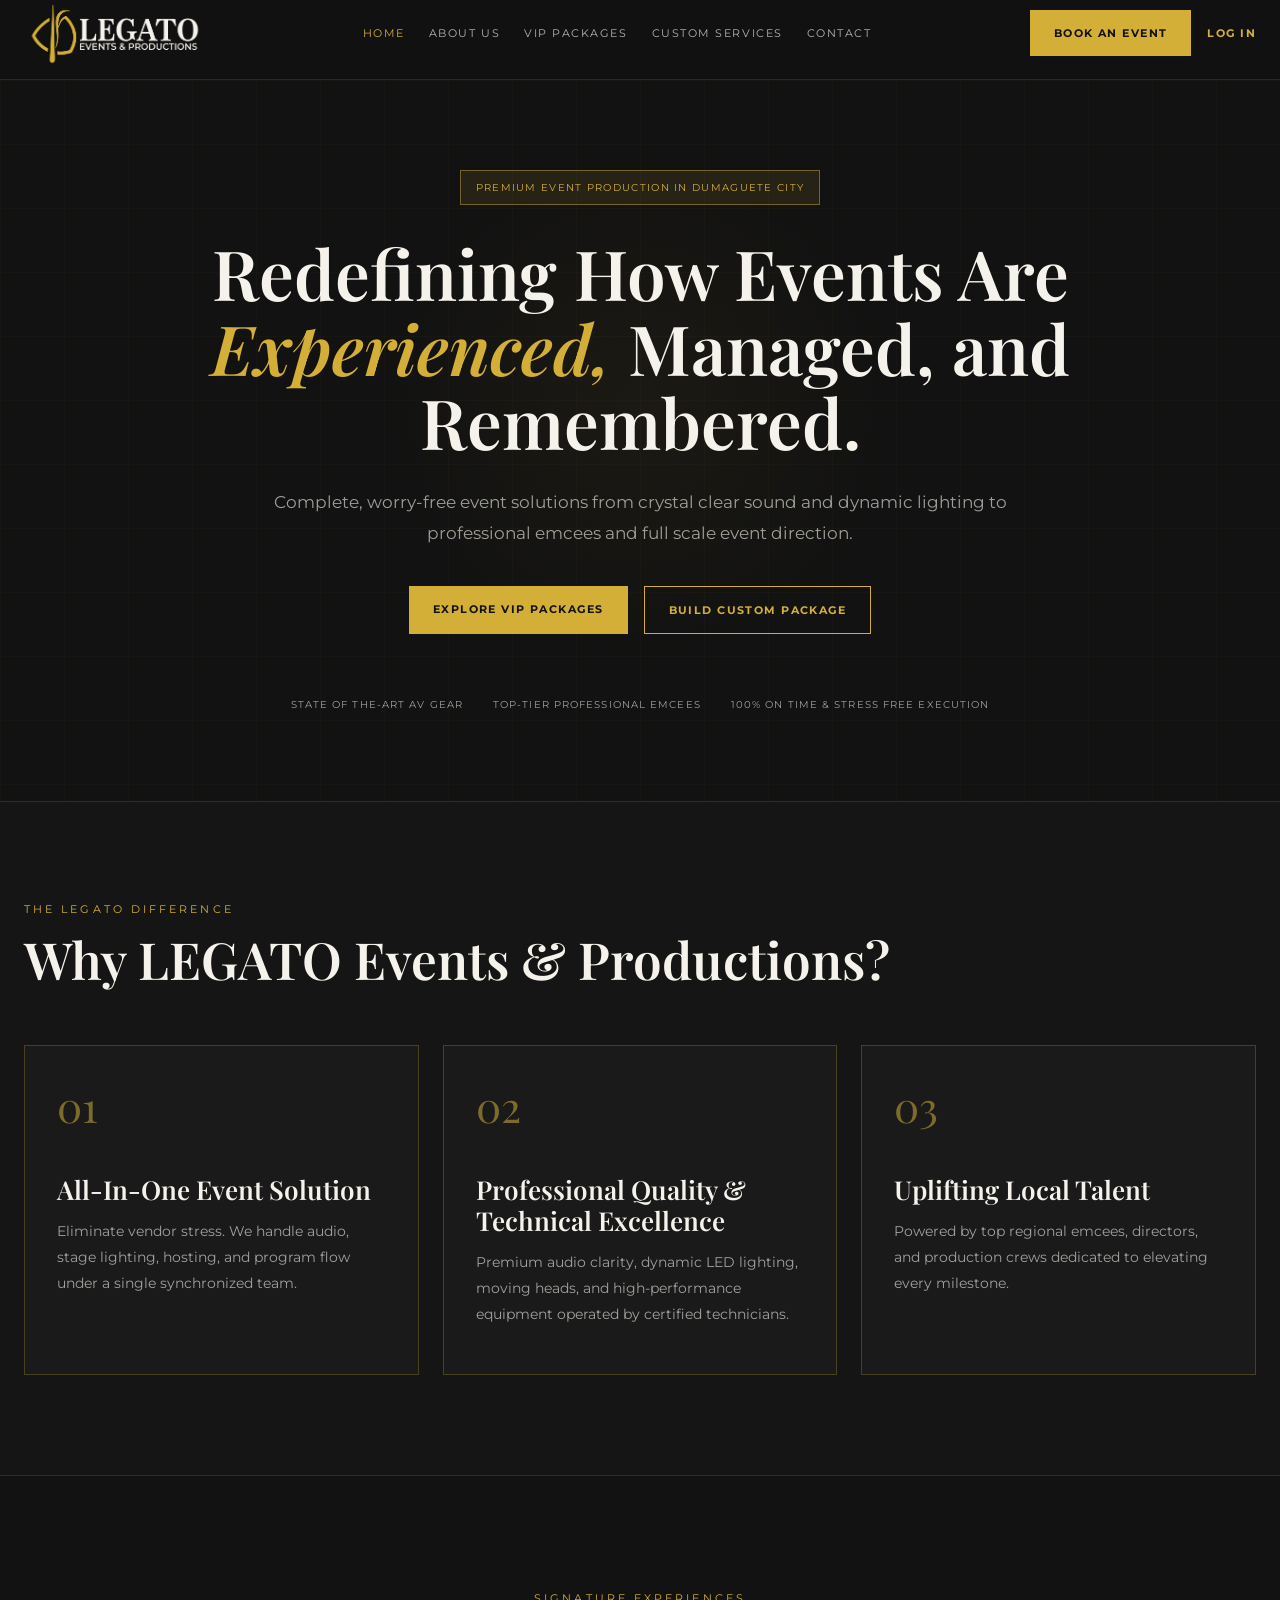
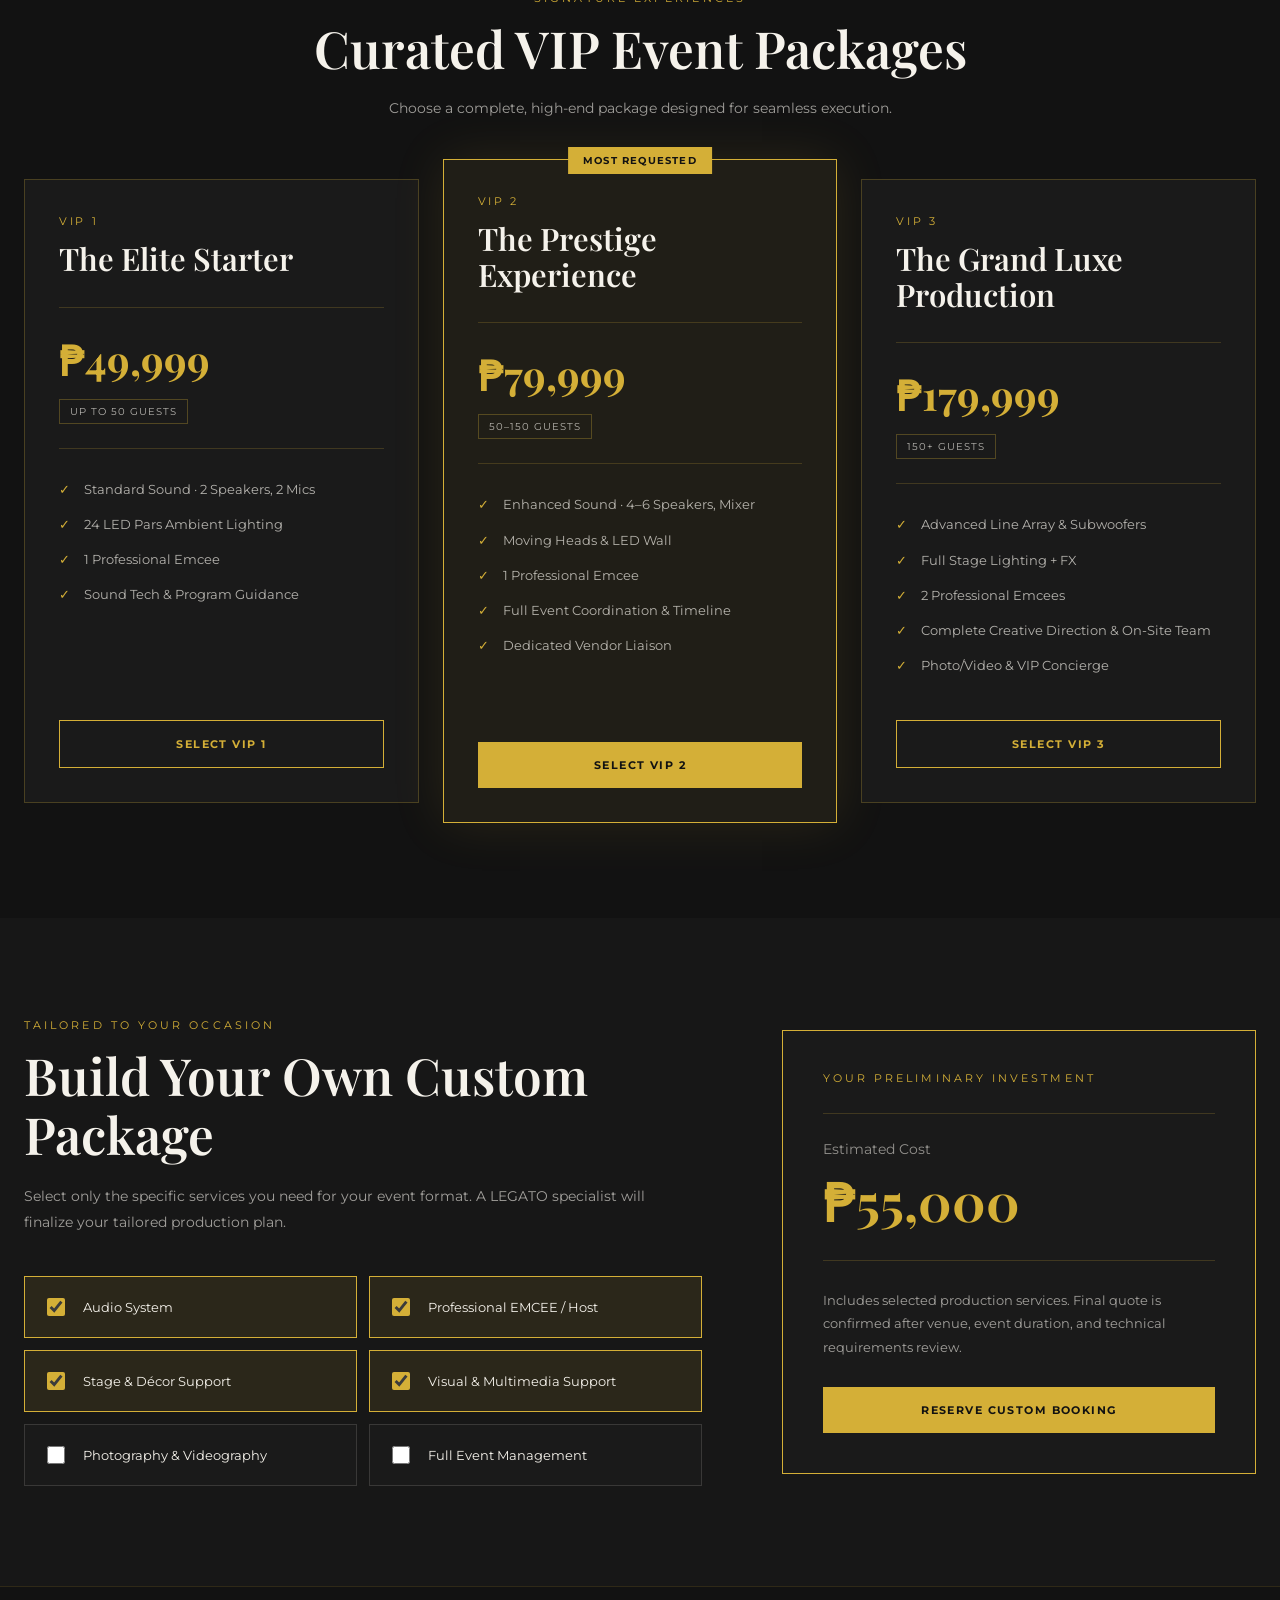
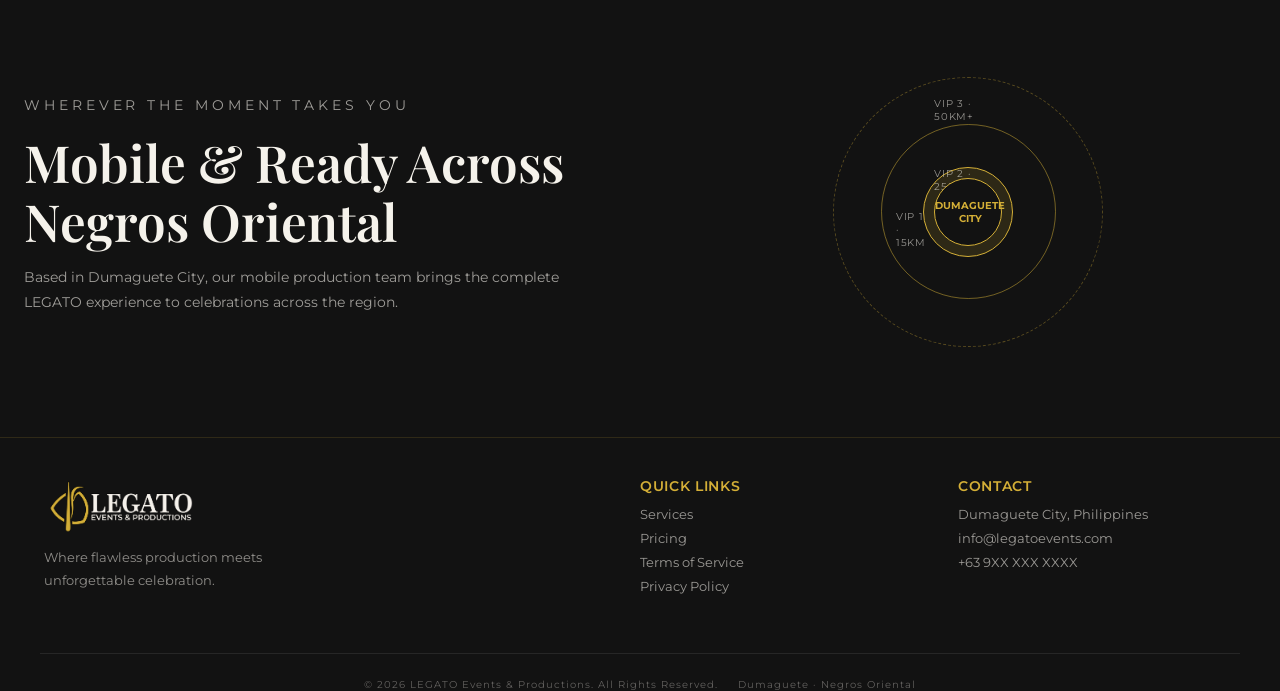
<file: index.html>
<!DOCTYPE html>
<html lang="en">
<head>
  <meta charset="UTF-8" />
  <meta name="viewport" content="width=device-width, initial-scale=1.0" />
  <title>LEGATO Events & Productions</title>

  <link rel="preconnect" href="https://fonts.googleapis.com" />
  <link rel="preconnect" href="https://fonts.gstatic.com" crossorigin />
  <link
    href="https://fonts.googleapis.com/css2?family=Montserrat:wght@400;500;600;700&family=Playfair+Display:ital,wght@0,500;0,600;0,700;1,600&display=swap"
    rel="stylesheet"
  />

  <link rel="stylesheet" href="style.css" />
</head>

<body>
  <header class="navbar">
    <div class="container nav-content">
      <a href="#" class="brand">
  <img
  class="custom-logo"
  src="Assest/legato1.png"
  alt="LEGATO Events & Productions"
/>
</a>

      <nav class="nav-links" id="navLinks">
        <a class="active" href="index.html">Home</a>
        <a href="about.html">About Us</a>
        <a href="packages.html">VIP Packages</a>
        <a href="custom.html">Custom Services</a>
        <a href="contact.html">Contact</a>
      </nav>

      <div class="nav-actions">
        <a href="custom.html" class="btn btn-gold nav-book">Book An Event</a>
        <a href="login.html" class="nav-login">Log In</a>
        <button class="menu-button" id="menuButton" aria-label="Open menu">
          ☰
        </button>
      </div>
    </div>
  </header>

  <main>
    <section class="hero" id="home">
      <div class="hero-pattern"></div>

      <div class="container hero-content">
        <span class="eyebrow-badge">Premium Event Production in Dumaguete City</span>

        <h1>
          Redefining How Events Are
          <em>Experienced,</em>
          Managed, and Remembered.
        </h1>

        <p class="hero-description">
          Complete, worry-free event solutions from crystal clear sound and
          dynamic lighting to professional emcees and full scale event direction.
        </p>

        <div class="hero-actions">
          <a class="btn btn-gold" href="#packages">Explore VIP Packages</a>
          <a class="btn btn-outline" href="#custom">Build Custom Package</a>
        </div>

        <div class="feature-tags">
          <span>State of the-Art AV Gear</span>
          <span>Top-Tier Professional Emcees</span>
          <span>100% On Time & Stress Free Execution</span>
        </div>
      </div>
    </section>

    <section class="why-section" id="about">
      <div class="container">
        <p class="section-label">THE LEGATO DIFFERENCE</p>
        <h2>Why LEGATO Events & Productions?</h2>

        <div class="why-grid">
          <article class="why-card">
            <span class="card-number">01</span>
            <h3>All-In-One Event Solution</h3>
            <p>
              Eliminate vendor stress. We handle audio, stage lighting, hosting,
              and program flow under a single synchronized team.
            </p>
          </article>

          <article class="why-card">
            <span class="card-number">02</span>
            <h3>Professional Quality & Technical Excellence</h3>
            <p>
              Premium audio clarity, dynamic LED lighting, moving heads, and
              high-performance equipment operated by certified technicians.
            </p>
          </article>

          <article class="why-card">
            <span class="card-number">03</span>
            <h3>Uplifting Local Talent</h3>
            <p>
              Powered by top regional emcees, directors, and production crews
              dedicated to elevating every milestone.
            </p>
          </article>
        </div>
      </div>
    </section>

    <section class="packages-section" id="packages">
      <div class="container">
        <div class="section-heading center">
          <p class="section-label">SIGNATURE EXPERIENCES</p>
          <h2>Curated VIP Event Packages</h2>
          <p>
            Choose a complete, high-end package designed for seamless execution.
          </p>
        </div>

        <div class="package-grid">
          <article class="package-card">
            <p class="package-name">VIP 1</p>
            <h3>The Elite Starter</h3>

            <div class="package-price">
              <strong>₱49,999</strong>
              <span>Up to 50 Guests</span>
            </div>

            <ul>
              <li>Standard Sound · 2 Speakers, 2 Mics</li>
              <li>24 LED Pars Ambient Lighting</li>
              <li>1 Professional Emcee</li>
              <li>Sound Tech & Program Guidance</li>
            </ul>

            <a href="#custom" class="btn btn-outline package-button">Select VIP 1</a>
          </article>

          <article class="package-card featured-package">
            <span class="featured-label">MOST REQUESTED</span>
            <p class="package-name">VIP 2</p>
            <h3>The Prestige Experience</h3>

            <div class="package-price">
              <strong>₱79,999</strong>
              <span>50–150 Guests</span>
            </div>

            <ul>
              <li>Enhanced Sound · 4–6 Speakers, Mixer</li>
              <li>Moving Heads & LED Wall</li>
              <li>1 Professional Emcee</li>
              <li>Full Event Coordination & Timeline</li>
              <li>Dedicated Vendor Liaison</li>
            </ul>

            <a href="#custom" class="btn btn-gold package-button">Select VIP 2</a>
          </article>

          <article class="package-card">
            <p class="package-name">VIP 3</p>
            <h3>The Grand Luxe Production</h3>

            <div class="package-price">
              <strong>₱179,999</strong>
              <span>150+ Guests</span>
            </div>

            <ul>
              <li>Advanced Line Array & Subwoofers</li>
              <li>Full Stage Lighting + FX</li>
              <li>2 Professional Emcees</li>
              <li>Complete Creative Direction & On-Site Team</li>
              <li>Photo/Video & VIP Concierge</li>
            </ul>

            <a href="#custom" class="btn btn-outline package-button">Select VIP 3</a>
          </article>
        </div>
      </div>
    </section>

    <section class="custom-section" id="custom">
      <div class="container custom-grid">
        <div>
          <p class="section-label">TAILORED TO YOUR OCCASION</p>
          <h2>Build Your Own Custom Package</h2>
          <p class="custom-description">
            Select only the specific services you need for your event format.
            A LEGATO specialist will finalize your tailored production plan.
          </p>

          <div class="service-list">
            <label class="service-item">
              <input type="checkbox" data-price="18000" checked />
              <span>Audio System</span>
              <b>₱18,000</b>
            </label>

            <label class="service-item">
              <input type="checkbox" data-price="12000" checked />
              <span>Professional EMCEE / Host</span>
              <b>₱12,000</b>
            </label>

            <label class="service-item">
              <input type="checkbox" data-price="10000" checked />
              <span>Stage & Décor Support</span>
              <b>₱10,000</b>
            </label>

            <label class="service-item">
              <input type="checkbox" data-price="15000" checked />
              <span>Visual & Multimedia Support</span>
              <b>₱15,000</b>
            </label>

            <label class="service-item">
              <input type="checkbox" data-price="18000" />
              <span>Photography & Videography</span>
              <b>₱18,000</b>
            </label>

            <label class="service-item">
              <input type="checkbox" data-price="25000" />
              <span>Full Event Management</span>
              <b>₱25,000</b>
            </label>
          </div>
        </div>

        <aside class="estimate-card">
          <p class="section-label">YOUR PRELIMINARY INVESTMENT</p>
          <div class="estimate-total">
            <span>Estimated Cost</span>
            <strong id="estimatedCost">₱55,000</strong>
          </div>

          <p>
            Includes selected production services. Final quote is confirmed after
            venue, event duration, and technical requirements review.
          </p>

          <a href="#contact" class="btn btn-gold full-width">
            Reserve Custom Booking
          </a>
        </aside>
      </div>
    </section>

    <section class="coverage-section">
      <div class="container coverage-grid">
        <div>
          <p class="section-label">WHEREVER THE MOMENT TAKES YOU</p>
          <h2>Mobile & Ready Across Negros Oriental</h2>
          <p>
            Based in Dumaguete City, our mobile production team brings the
            complete LEGATO experience to celebrations across the region.
          </p>
        </div>

        <div class="coverage-map">
          <div class="ring ring-3"></div>
          <div class="ring ring-2"></div>
          <div class="ring ring-1"></div>
          <div class="map-center">Dumaguete<br />City</div>

          <span class="ring-label vip3">VIP 3 · 50km+</span>
          <span class="ring-label vip2">VIP 2 · 25km</span>
          <span class="ring-label vip1">VIP 1 · 15km</span>
        </div>
      </div>
    </section>
  </main>

  <footer id="contact">
    <div class="container footer-grid">
      <div>
        <a href="#" class="brand">
          <img
            class="footer-custom-logo"
            src="Assest/legato1.png"
            alt="LEGATO Events & Productions"
          />
        </a>
        <p class="footer-tagline">
          Where flawless production meets unforgettable celebration.
        </p>
      </div>

      <div>
        <p class="footer-title">Quick Links</p>
        <div class="footer-links">
          <a href="custom.html">Services</a>
          <a href="packages.html">Pricing</a>
          <a href="#">Terms of Service</a>
          <a href="#">Privacy Policy</a>
        </div>
      </div>

      <div>
        <p class="footer-title">Contact</p>
        <div class="footer-links">
          <span>Dumaguete City, Philippines</span>
          <a href="mailto:info@legatoevents.com">info@legatoevents.com</a>
          <a href="tel:+639000000000">+63 9XX XXX XXXX</a>
        </div>
      </div>
    </div>

    <div class="footer-bottom">
      <div class="container">
        <span>© 2026 LEGATO Events & Productions. All Rights Reserved.</span>
        <span>Dumaguete · Negros Oriental</span>
      </div>
    </div>
  </footer>

  <script src="script.js"></script>
</body>
</html>
</file>
<file: style.css>
:root {
  --black: #121212;
  --charcoal: #1a1a1a;
  --gold: #d4af37;
  --ivory: #f5f2eb;
  --muted: rgba(245, 242, 235, 0.62);
  --border: rgba(212, 175, 55, 0.25);
}

* {
  box-sizing: border-box;
}

html {
  scroll-behavior: smooth;
}

body {
  margin: 0;
  background: var(--black);
  color: var(--ivory);
  font-family: "Montserrat", sans-serif;
}

a {
  color: inherit;
  text-decoration: none;
}

.container {
  width: min(1280px, calc(100% - 48px));
  margin: 0 auto;
}

/* Navigation */
.navbar {
  position: sticky;
  top: 0;
  z-index: 100;
  min-height: 80px;
  background: rgba(18, 18, 18, 0.95);
  border-bottom: 1px solid rgba(212, 175, 55, 0.15);
  -webkit-backdrop-filter: blur(12px);
  backdrop-filter: blur(12px);
}

.nav-content {
  height: 100%;
  display: flex;
  align-items: center;
  justify-content: space-between;
}

.brand {
  display: flex;
  align-items: center;
  gap: 12px;
}

.brand-mark {
  width: 40px;
  height: 40px;
  display: grid;
  place-items: center;
  border: 1px solid var(--gold);
  color: var(--gold);
  font-family: "Playfair Display", serif;
  font-size: 22px;
}

.brand strong {
  display: block;
  color: var(--gold);
  font-family: "Playfair Display", serif;
  font-size: 20px;
  letter-spacing: 0.16em;
}

@media (max-width: 800px) {
  .dashboard-grid,
  .summary-grid,
  .steps-grid,
  .receipt-columns {
    grid-template-columns: 1fr;
  }

  .booking-meta {
    align-items: flex-start;
    flex-direction: column;
  }
}
.brand small {
  display: block;
  margin-top: 2px;
  color: rgba(245, 242, 235, 0.55);
  font-size: 8px;
  letter-spacing: 0.25em;
}

.nav-links {
  display: flex;
  align-items: center;
  gap: 24px;
}

.nav-links a {
  color: rgba(245, 242, 235, 0.72);
  font-size: 11px;
  letter-spacing: 0.14em;
  text-transform: uppercase;
  transition: color 0.2s ease;
}

.nav-links a:hover,
.nav-links a.active {
  color: var(--gold);
}

.nav-actions {
  display: flex;
  align-items: center;
  gap: 16px;
  flex-shrink: 0;
}

.profile-menu {
  position: relative;
}

.profile-menu summary {
  list-style: none;
}

.profile-menu summary::-webkit-details-marker {
  display: none;
}

.profile-menu-trigger {
  display: inline-flex;
  align-items: center;
  gap: 8px;
  padding: 8px 10px;
  border: 1px solid rgba(212, 175, 55, 0.25);
  border-radius: 4px;
  color: var(--ivory);
  cursor: pointer;
  font-size: 11px;
  white-space: nowrap;
}

.user-avatar {
  display: inline-grid;
  width: 26px;
  height: 26px;
  place-items: center;
  border-radius: 50%;
  background: var(--gold);
  color: var(--black);
  font-size: 14px;
}

.profile-menu-dropdown {
  position: absolute;
  top: calc(100% + 10px);
  right: 0;
  z-index: 110;
  display: grid;
  min-width: 190px;
  padding: 8px;
  border: 1px solid var(--border);
  border-radius: 4px;
  background: var(--charcoal);
  box-shadow: 0 12px 30px rgba(0, 0, 0, 0.35);
}

.profile-menu-dropdown a {
  padding: 10px 12px;
  color: var(--ivory);
  font-size: 11px;
}

.profile-menu-dropdown a:hover {
  background: rgba(212, 175, 55, 0.12);
  color: var(--gold);
}

.profile-menu-dropdown .profile-menu-logout {
  color: #fca5a5;
}

.nav-login {
  color: var(--gold);
  font-size: 11px;
  font-weight: 700;
  letter-spacing: 0.13em;
  text-transform: uppercase;
}

.menu-button {
  display: none;
  border: 0;
  background: transparent;
  color: var(--gold);
  font-size: 26px;
  cursor: pointer;
}

/* Common */
h1,
h2,
h3 {
  font-family: "Playfair Display", serif;
  font-weight: 600;
}

h2 {
  margin: 0;
  font-size: clamp(38px, 4vw, 56px);
  line-height: 1.15;
}

.section-label {
  margin: 0 0 14px;
  color: var(--gold);
  font-size: 11px;
  letter-spacing: 0.28em;
  text-transform: uppercase;
}

.btn {
  display: inline-block;
  padding: 16px 24px;
  font-size: 11px;
  font-weight: 700;
  letter-spacing: 0.13em;
  text-align: center;
  text-transform: uppercase;
  transition: all 0.25s ease;
}

.btn-gold {
  background: var(--gold);
  color: var(--black);
}

.btn-gold:hover {
  background: #f0cd55;
}

.btn-outline {
  border: 1px solid var(--gold);
  color: var(--gold);
}

.btn-outline:hover {
  background: var(--gold);
  color: var(--black);
}

/* Hero */
.hero {
  position: relative;
  min-height: 700px;
  display: grid;
  place-items: center;
  overflow: hidden;
  text-align: center;
}

.hero-pattern {
  position: absolute;
  inset: 0;
  opacity: 0.35;
  background-image:
    radial-gradient(circle at 50% 45%, rgba(212, 175, 55, 0.14), transparent 35%),
    linear-gradient(rgba(212, 175, 55, 0.08) 1px, transparent 1px),
    linear-gradient(90deg, rgba(212, 175, 55, 0.08) 1px, transparent 1px);
  background-size: auto, 64px 64px, 64px 64px;
}

.hero-content {
  position: relative;
  z-index: 1;
  max-width: 1040px;
  padding: 90px 0;
}

.eyebrow-badge {
  display: inline-block;
  margin-bottom: 30px;
  padding: 10px 15px;
  border: 1px solid rgba(212, 175, 55, 0.45);
  background: rgba(212, 175, 55, 0.1);
  color: var(--gold);
  font-size: 10px;
  letter-spacing: 0.13em;
  text-transform: uppercase;
}

.hero h1 {
  margin: 0;
  font-size: clamp(46px, 5.4vw, 78px);
  line-height: 1.08;
}

.hero h1 em {
  color: var(--gold);
}

.hero-description {
  max-width: 760px;
  margin: 28px auto 0;
  color: var(--muted);
  font-size: 17px;
  line-height: 1.8;
}

.hero-actions {
  display: flex;
  justify-content: center;
  gap: 16px;
  margin-top: 38px;
}

.welcome-panel {
  display: inline-flex;
  align-items: center;
  margin-bottom: 24px;
  margin-right: auto;
  padding: 12px 16px;
  border: 1px solid rgba(212, 175, 55, 0.5);
  background: rgba(17, 17, 17, 0.7);
  color: var(--ivory);
  font-size: 12px;
}

.feature-tags {
  display: flex;
  justify-content: center;
  flex-wrap: wrap;
  gap: 18px 30px;
  margin-top: 64px;
  color: rgba(245, 242, 235, 0.63);
  font-size: 10px;
  letter-spacing: 0.11em;
  text-transform: uppercase;
}

/* Why section */
.why-section {
  padding: 100px 0;
  background: #151515;
  border-top: 1px solid rgba(212, 175, 55, 0.15);
  border-bottom: 1px solid rgba(212, 175, 55, 0.15);
}

.why-grid {
  display: grid;
  grid-template-columns: repeat(3, 1fr);
  gap: 24px;
  margin-top: 56px;
}

.why-card {
  min-height: 300px;
  padding: 32px;
  background: var(--charcoal);
  border: 1px solid var(--border);
  transition: transform 0.25s ease, border-color 0.25s ease;
}

.why-card:hover {
  transform: translateY(-7px);
  border-color: var(--gold);
}

.card-number {
  color: rgba(212, 175, 55, 0.55);
  font-family: "Playfair Display", serif;
  font-size: 42px;
}

.why-card h3 {
  margin: 40px 0 14px;
  font-size: 26px;
  line-height: 1.2;
}

.why-card p,
.custom-description,
.coverage-grid p {
  color: var(--muted);
  font-size: 14px;
  line-height: 1.85;
}
.custom-logo {
  display: block;
  width: 350px;
  height: 300px;
  object-fit: contain;
  object-position: left center;
}

.navbar-brand img,
.navbar .custom-logo {
  display: block;
  height: 65px !important;
  width: auto !important;
  object-fit: contain;
}


.footer-custom-logo {
  display: block;
  max-height: 55px !important;
  width: auto !important;
  object-fit: contain;
  object-position: left center;
}

/* Packages */
.packages-section {
  padding: 115px 0;
}

.section-heading {
  max-width: 720px;
  margin-bottom: 58px;
}

.section-heading.center {
  margin-right: auto;
  margin-left: auto;
  text-align: center;
}

.section-heading > p:last-child {
  margin: 18px 0 0;
  color: var(--muted);
  font-size: 14px;
  line-height: 1.8;
}

.package-grid {
  display: grid;
  grid-template-columns: repeat(3, 1fr);
  align-items: stretch;
  gap: 24px;
}

.package-card {
  position: relative;
  display: flex;
  min-height: 570px;
  flex-direction: column;
  padding: 34px;
  background: var(--charcoal);
  border: 1px solid var(--border);
}

.featured-package {
  margin-top: -20px;
  margin-bottom: -20px;
  background: #201e17;
  border-color: var(--gold);
  box-shadow: 0 0 50px rgba(212, 175, 55, 0.12);
}

.featured-label {
  position: absolute;
  top: -13px;
  left: 50%;
  padding: 7px 15px;
  background: var(--gold);
  color: var(--black);
  font-size: 10px;
  font-weight: 700;
  letter-spacing: 0.12em;
  transform: translateX(-50%);
}

.package-name {
  margin: 0;
  color: var(--gold);
  font-size: 11px;
  letter-spacing: 0.24em;
  text-transform: uppercase;
}

.package-card h3 {
  margin: 13px 0 0;
  font-size: 31px;
  line-height: 1.15;
}

.package-price {
  margin: 30px 0;
  padding: 24px 0;
  border-top: 1px solid rgba(212, 175, 55, 0.2);
  border-bottom: 1px solid rgba(212, 175, 55, 0.2);
}

.package-price strong {
  display: block;
  color: var(--gold);
  font-family: "Playfair Display", serif;
  font-size: 41px;
}

.package-price span {
  display: inline-block;
  margin-top: 13px;
  padding: 5px 10px;
  border: 1px solid rgba(212, 175, 55, 0.3);
  color: rgba(245, 242, 235, 0.7);
  font-size: 10px;
  letter-spacing: 0.1em;
  text-transform: uppercase;
}

.package-card ul {
  flex: 1;
  margin: 0 0 30px;
  padding: 0;
  list-style: none;
}

.package-card li {
  position: relative;
  margin: 0 0 15px;
  padding-left: 25px;
  color: rgba(245, 242, 235, 0.7);
  font-size: 13px;
  line-height: 1.55;
}

.package-card li::before {
  position: absolute;
  top: 0;
  left: 0;
  color: var(--gold);
  content: "✓";
}

.package-button {
  width: 100%;
}

/* Custom builder */
.custom-section {
  padding: 100px 0;
  background: #171717;
}

.custom-grid {
  display: grid;
  grid-template-columns: 1fr 0.7fr;
  gap: 80px;
}

.custom-description {
  max-width: 650px;
  margin: 20px 0 0;
}

.service-list {
  display: grid;
  grid-template-columns: repeat(2, 1fr);
  gap: 12px;
  margin-top: 40px;
}

.service-item {
  display: flex;
  align-items: center;
  justify-content: space-between;
  gap: 15px;
  padding: 18px;
  background: var(--charcoal);
  border: 1px solid rgba(245, 242, 235, 0.14);
  cursor: pointer;
  transition: 0.2s ease;
}

.service-item:has(input:checked) {
  background: rgba(212, 175, 55, 0.1);
  border-color: var(--gold);
}

.service-item input {
  width: 18px;
  height: 18px;
  accent-color: var(--gold);
}

.service-item span {
  flex: 1;
  font-size: 13px;
}

.service-item b {
  display: none;
  color: var(--gold);
  font-size: 11px;
}

.estimate-card {
  align-self: center;
  padding: 40px;
  background: var(--charcoal);
  border: 1px solid var(--gold);
}

.estimate-total {
  margin: 28px 0;
  padding: 25px 0;
  border-top: 1px solid rgba(212, 175, 55, 0.2);
  border-bottom: 1px solid rgba(212, 175, 55, 0.2);
}

.estimate-total span {
  color: rgba(245, 242, 235, 0.55);
  font-size: 14px;
}

.estimate-total strong {
  display: block;
  margin-top: 8px;
  color: var(--gold);
  font-family: "Playfair Display", serif;
  font-size: 52px;
}

.estimate-card > p:not(.section-label) {
  margin-bottom: 28px;
  color: var(--muted);
  font-size: 13px;
  line-height: 1.8;
}

.full-width {
  width: 100%;
}

/* Inner pages */
.page-hero {
  padding: 120px 0 110px;
  background: linear-gradient(135deg, #171717, #211f18);
  border-bottom: 1px solid var(--border);
}

.page-hero h1 {
  max-width: 760px;
  margin: 0;
  font-size: clamp(52px, 7vw, 92px);
  line-height: 1.02;
}

.page-hero h1 em {
  color: var(--gold);
}

.page-hero p:last-child {
  max-width: 650px;
  margin: 26px 0 0;
  color: var(--muted);
  font-size: 17px;
  line-height: 1.8;
}

.inner-section {
  padding: 110px 0;
}

.thank-you-hero {
  min-height: 430px;
}

.thank-you-hero p:not(.section-label) {
  max-width: 760px;
  margin: 28px auto 0;
  color: var(--muted);
  line-height: 1.8;
}

.inquiry-summary {
  padding: 34px;
  border: 1px solid var(--border);
  background: var(--charcoal);
}

.summary-grid,
.steps-grid {
  display: grid;
  grid-template-columns: repeat(4, 1fr);
  gap: 24px;
}

.summary-grid span {
  display: block;
  margin-bottom: 8px;
  color: var(--muted);
  font-size: 10px;
  letter-spacing: 0.1em;
  text-transform: uppercase;
}

.summary-grid strong {
  display: block;
  color: var(--ivory);
  font-size: 14px;
  line-height: 1.6;
}

.summary-grid small {
  display: block;
  margin-top: 6px;
  color: var(--muted);
  font-size: 11px;
  font-weight: 400;
}

.next-steps {
  padding-top: 80px;
}

.steps-grid {
  grid-template-columns: repeat(3, 1fr);
}

.steps-grid article {
  padding-top: 22px;
  border-top: 1px solid rgba(212, 175, 55, 0.4);
}

.steps-grid b {
  color: var(--gold);
  font-size: 12px;
}

.steps-grid h2 {
  margin: 18px 0 10px;
  font-size: 22px;
}

.steps-grid p,
.urgent-contact {
  color: var(--muted);
  font-size: 13px;
  line-height: 1.8;
}

.thank-you-actions {
  display: flex;
  flex-wrap: wrap;
  gap: 14px;
  margin-top: 56px;
}

.urgent-contact {
  margin-top: 34px;
}

.urgent-contact a {
  color: var(--gold);
}

.dashboard-hero {
  min-height: 390px;
}

.dashboard-hero p:not(.section-label) {
  max-width: 640px;
  margin-top: 24px;
  color: var(--muted);
  line-height: 1.8;
}

.dashboard-grid {
  display: grid;
  grid-template-columns: 300px 1fr;
  gap: 48px;
  align-items: start;
}

.profile-card,
.booking-card,
.empty-state {
  padding: 30px;
  border: 1px solid var(--border);
  background: var(--charcoal);
}

.profile-card h2 {
  margin: 0 0 28px;
  font-size: 30px;
}

.profile-card dl {
  display: grid;
  gap: 18px;
  margin: 0 0 30px;
}

.profile-card dt,
.profile-card dd {
  margin: 0;
}

.profile-card dt {
  margin-bottom: 5px;
  color: var(--muted);
  font-size: 10px;
  letter-spacing: 0.1em;
  text-transform: uppercase;
}

.profile-card dd {
  color: var(--ivory);
  font-size: 13px;
  overflow-wrap: anywhere;
}

.history-panel .section-heading {
  margin-bottom: 26px;
}

.booking-card + .booking-card {
  margin-top: 18px;
}

.booking-card-header,
.booking-meta,
.financial-summary span,
.receipt-items li {
  display: flex;
  align-items: center;
  justify-content: space-between;
  gap: 16px;
}

.booking-reference {
  color: var(--gold);
  font-size: 10px;
  letter-spacing: 0.1em;
  text-transform: uppercase;
}

.booking-card h3 {
  margin: 8px 0 0;
  font-family: "Playfair Display", serif;
  font-size: 24px;
  font-weight: 500;
}

.status-badge {
  padding: 7px 10px;
  font-size: 10px;
  letter-spacing: 0.08em;
  text-transform: uppercase;
}

.status-pending-review { color: var(--gold); border: 1px solid var(--gold); }
.status-confirmed { color: #8ed39b; border: 1px solid #538c61; }
.status-completed { color: #aaa; border: 1px solid #666; }

.booking-meta {
  margin: 26px 0 20px;
  color: var(--muted);
  font-size: 12px;
}

.booking-meta strong {
  color: var(--ivory);
  font-size: 16px;
}

.receipt-details {
  border-top: 1px solid rgba(245, 242, 235, 0.12);
  padding-top: 16px;
}

.receipt-details summary {
  color: var(--gold);
  cursor: pointer;
  font-size: 11px;
  letter-spacing: 0.1em;
  text-transform: uppercase;
}

.receipt-content { padding-top: 28px; }
.receipt-columns { display: grid; grid-template-columns: 1fr 1fr; gap: 24px; }
.receipt-content h4 { margin: 0 0 10px; color: var(--gold); font-size: 11px; letter-spacing: 0.1em; text-transform: uppercase; }
.receipt-content p { color: var(--muted); font-size: 13px; line-height: 1.8; }
.receipt-items { margin: 0 0 24px; padding: 0; list-style: none; border-top: 1px solid rgba(245, 242, 235, 0.12); }
.receipt-items li { padding: 12px 0; border-bottom: 1px solid rgba(245, 242, 235, 0.12); color: var(--muted); font-size: 12px; }
.receipt-items strong { color: var(--ivory); }
.financial-summary { display: grid; gap: 10px; padding: 18px 0; border-bottom: 1px solid rgba(245, 242, 235, 0.12); }
.financial-summary span { color: var(--muted); font-size: 12px; }
.financial-summary strong { color: var(--ivory); }
.receipt-actions { display: flex; flex-wrap: wrap; gap: 12px; margin-top: 22px; }
.empty-state p { color: var(--muted); }

.story-grid,
.contact-grid {
  display: grid;
  grid-template-columns: 0.9fr 1.1fr;
  gap: 90px;
}

.story-grid h2,
.contact-grid h2 {
  margin: 0;
}

.story-grid p:not(.section-label),
.contact-grid p:not(.section-label) {
  margin: 0 0 20px;
  color: var(--muted);
  font-size: 15px;
  line-height: 1.9;
}

.contact-details {
  display: grid;
  gap: 22px;
  margin-top: 35px;
}

.contact-details .section-label {
  display: block;
  margin-bottom: 7px;
}

.contact-details a,
.contact-details span:last-child {
  color: var(--ivory);
  font-size: 14px;
}

.contact-form,
.auth-card {
  display: grid;
  gap: 18px;
  padding: 42px;
  background: var(--charcoal);
  border: 1px solid var(--border);
}

.contact-form {
  gap: 28px;
  background: #1a1a1a;
  border-color: #333;
  box-shadow: 0 24px 70px rgba(0, 0, 0, 0.24);
}

.contact-intro { align-self: start; }

.form-section {
  display: grid;
  gap: 20px;
  margin: 0;
  padding: 0 0 26px;
  border: 0;
  border-bottom: 1px solid #333;
}

.form-section:last-of-type { padding-bottom: 0; border-bottom: 0; }

.form-section legend {
  width: 100%;
  padding: 0;
  color: var(--ivory);
  font-family: "Playfair Display", serif;
  font-size: 23px;
  letter-spacing: 0;
  text-transform: none;
}

.form-section legend span {
  margin-right: 10px;
  color: var(--gold);
  font-family: "Montserrat", sans-serif;
  font-size: 11px;
  letter-spacing: 0.14em;
}

.form-fields {
  display: grid;
  grid-template-columns: repeat(2, minmax(0, 1fr));
  gap: 18px;
}

.contact-form label { color: #aaa; }
.contact-form small { color: #888; font-size: 10px; letter-spacing: 0; text-transform: none; }

.contact-form input,
.contact-form select,
.contact-form textarea {
  min-height: 50px;
  padding: 14px 18px;
  border: 1px solid #333;
  border-radius: 0;
  background: #222;
  color: var(--ivory);
  transition: border-color 0.2s ease, box-shadow 0.2s ease, background 0.2s ease;
}

.contact-form textarea { min-height: 110px; }
.contact-form input:hover,
.contact-form select:hover,
.contact-form textarea:hover { border-color: #777; }
.contact-form input:focus,
.contact-form select:focus,
.contact-form textarea:focus { outline: 0; border-color: var(--gold); background: #252525; box-shadow: 0 0 0 3px rgba(212, 175, 55, 0.12); }

.choice-group { display: grid; gap: 10px; }
.choice-label { color: #aaa; font-size: 11px; letter-spacing: 0.12em; text-transform: uppercase; }
.choice-grid { display: grid; grid-template-columns: repeat(2, minmax(0, 1fr)); gap: 10px; }
.choice-card { position: relative; display: block !important; cursor: pointer; }
.choice-card input { position: absolute; width: 1px; height: 1px; opacity: 0; }
.choice-card span { display: block; min-height: 48px; padding: 14px; border: 1px solid #333; background: #222; color: #aaa; font-size: 11px; letter-spacing: 0; line-height: 1.35; text-transform: none; transition: all 0.2s ease; }
.choice-card:hover span { border-color: var(--gold); color: var(--ivory); }
.choice-card input:checked + span { border-color: var(--gold); background: rgba(212, 175, 55, 0.1); color: var(--ivory); box-shadow: 0 0 12px rgba(212, 175, 55, 0.25); }
.choice-card input:focus-visible + span { outline: 2px solid var(--gold); outline-offset: 2px; }
.choice-card input:disabled + span { cursor: default; }
.choice-card span strong { display: block; margin-top: 5px; color: var(--gold); font-size: 10px; letter-spacing: 0.08em; text-transform: uppercase; }

.form-submit { position: relative; overflow: hidden; width: 100%; border: 0; cursor: pointer; }
.form-submit::after { position: absolute; top: 0; left: -120%; width: 70%; height: 100%; content: ""; background: rgba(255, 255, 255, 0.25); transform: skewX(-20deg); transition: left 0.45s ease; }
.form-submit:hover { background: #e6ca65; box-shadow: 0 8px 24px rgba(212, 175, 55, 0.2); transform: translateY(-1px); }
.form-submit:hover::after { left: 130%; }

.contact-form label,
.auth-card label {
  display: grid;
  gap: 9px;
  color: rgba(245, 242, 235, 0.7);
  font-size: 11px;
  letter-spacing: 0.12em;
  text-transform: uppercase;
}

.auth-card label[hidden] {
  display: none;
}

.contact-form input,
.contact-form select,
.contact-form textarea,
.auth-card input {
  width: 100%;
  padding: 14px;
  border: 1px solid rgba(245, 242, 235, 0.18);
  background: #111;
  color: var(--ivory);
  font: inherit;
  resize: vertical;
}

.contact-form select {
  appearance: none;
}

.contact-form fieldset {
  display: grid;
  gap: 10px;
  margin: 0;
  padding: 0;
  border: 0;
}

.contact-form legend {
  margin-bottom: 9px;
  color: rgba(245, 242, 235, 0.7);
  font-size: 11px;
  letter-spacing: 0.12em;
  text-transform: uppercase;
}

.contact-form .check-option {
  display: flex;
  grid-template-columns: auto 1fr;
  align-items: center;
  gap: 9px;
  color: var(--muted);
  font-size: 12px;
  letter-spacing: 0;
  text-transform: none;
}

.contact-form .check-option input {
  width: auto;
  padding: 0;
}

.contact-form input:focus,
.contact-form textarea:focus,
.auth-card input:focus {
  outline: 1px solid var(--gold);
  border-color: var(--gold);
}

.auth-section {
  min-height: 680px;
  display: grid;
  place-items: center;
  padding: 80px 16px;
  background: radial-gradient(circle at 50% 20%, rgba(212, 175, 55, 0.12), transparent 35%), var(--black);
}

.auth-card {
  width: min(100%, 500px);
}

.auth-card h1 {
  margin: -4px 0 0;
  font-size: 44px;
}

.auth-card > p:not(.section-label):not(.auth-switch):not(.form-message) {
  margin: -4px 0 8px;
  color: var(--muted);
  font-size: 13px;
  line-height: 1.7;
}

.auth-switch {
  margin: 5px 0 0;
  color: var(--muted);
  font-size: 12px;
  text-align: center;
}

.auth-switch button {
  padding: 0;
  border: 0;
  background: transparent;
  color: var(--gold);
  font: inherit;
  cursor: pointer;
}

.form-message {
  min-height: 20px;
  margin: 0;
  color: var(--gold);
  font-size: 12px;
  line-height: 1.6;
  text-align: center;
}

/* Coverage */
.coverage-section {
  padding: 85px 0;
  border-top: 1px solid rgba(212, 175, 55, 0.15);
  border-bottom: 1px solid rgba(212, 175, 55, 0.15);
}

.coverage-grid {
  display: grid;
  grid-template-columns: 1fr 1fr;
  align-items: center;
  gap: 80px;
}

.coverage-map {
  position: relative;
  height: 280px;
  max-width: 450px;
  margin: auto;
  display: grid;
  place-items: center;
}

.ring {
  position: absolute;
  border-radius: 50%;
}

.ring-1 {
  width: 90px;
  height: 90px;
  background: rgba(212, 175, 55, 0.14);
  border: 1px solid var(--gold);
}

.ring-2 {
  width: 175px;
  height: 175px;
  border: 1px solid rgba(212, 175, 55, 0.5);
}

.ring-3 {
  width: 270px;
  height: 270px;
  border: 1px dashed rgba(212, 175, 55, 0.35);
}

.map-center {
  position: relative;
  z-index: 1;
  display: grid;
  width: 68px;
  height: 68px;
  place-items: center;
  border: 1px solid var(--gold);
  border-radius: 50%;
  background: var(--black);
  color: var(--gold);
  font-size: 10px;
  font-weight: 700;
  line-height: 1.3;
  text-align: center;
  text-transform: uppercase;
}

.ring-label {
  position: absolute;
  color: rgba(245, 242, 235, 0.58);
  font-size: 10px;
  letter-spacing: 0.08em;
  text-transform: uppercase;
}

.vip3 { top: 25px; right: 5px; }
.vip2 { top: 95px; right: 25px; }
.vip1 { top: 138px; right: 76px; }

/* Footer */
.site-footer {
  background: #121212;
  color: #fff;
  padding: 0 20px;
}

.payment-instructions {
  margin: 28px 0;
  padding: 30px;
  border: 1px solid rgba(212, 175, 55, 0.35);
  background: #1A1A1A;
}

.payment-instructions h2 { margin: 8px 0 14px; }
.payment-instructions > p:not(.section-label) { color: var(--muted); line-height: 1.8; }
.payment-method-grid { display: grid; grid-template-columns: repeat(3, 1fr); gap: 16px; margin-top: 22px; }
.payment-method-grid article, .office-payment-card { padding: 18px; border: 1px solid var(--border); background: #121212; }
.payment-method-grid h3 { margin: 0 0 12px; color: var(--gold); font-size: 14px; }
.payment-method-grid p, .payment-method-grid span, .office-payment-card p { margin: 0 0 8px; color: var(--muted); font-size: 12px; line-height: 1.6; }

@media (max-width: 800px) {
  .payment-method-grid { grid-template-columns: 1fr; }
}

.nav-btn {
  color: var(--cream);
  font-size: 12px;
  font-weight: 600;
  letter-spacing: 0.04em;
  transition: color 0.2s ease;
}

.nav-btn:hover,
.nav-btn.active {
  color: var(--gold);
}

/* Legacy page footers use the same three-column layout until they are moved to
   includes/footer.php. */
body > footer:not(.site-footer) {
  background: #121212;
  color: #fff;
  padding: 0 20px;
}

body > footer:not(.site-footer) .footer-grid {
  max-width: 1200px;
  margin: 0 auto;
  display: grid;
  grid-template-columns: 2fr 1fr 1fr;
  align-items: flex-start;
  gap: 2.5rem;
  padding: 40px 0;
}

body > footer:not(.site-footer) .footer-grid > div {
  min-width: 0;
}

.footer-container {
  max-width: 1200px;
  margin: 0 auto;
  display: grid;
  grid-template-columns: 2fr 1fr 1fr;
  align-items: flex-start;
  padding: 40px 0;
  gap: 2.5rem;
}

.footer-column {
  min-width: 0;
}

.footer-logo img {
  display: block;
  height: 3.5rem;
  width: auto !important;
  object-fit: contain;
}

.footer-tagline {
  max-width: 280px;
  color: rgba(245, 242, 235, 0.55);
  font-size: 13px;
  line-height: 1.8;
}

.footer-title {
  margin: 0 0 12px;
  color: #D4AF37;
  font-size: 0.85rem;
  font-weight: 600;
  letter-spacing: 0.05em;
  text-transform: uppercase;
}

.footer-links {
  display: flex;
  flex-direction: column;
  gap: 8px;
  color: rgba(245, 242, 235, 0.6);
  font-size: 13px;
}

.footer-links a:hover {
  color: var(--gold);
}

.footer-bottom {
  max-width: 1200px;
  margin: 8px auto 0;
  border-top: 1px solid #262626;
}

.footer-bottom .container {
  display: flex;
  justify-content: center;
  gap: 20px;
  padding: 24px 0 0;
  color: rgba(245, 242, 235, 0.35);
  font-size: 10px;
  letter-spacing: 0.1em;
  text-align: center;
}

@media (max-width: 992px) {
  .contact-grid {
    grid-template-columns: 1fr;
    gap: 48px;
  }

  .contact-intro { max-width: 720px; }
}

/* Responsive */
@media (max-width: 900px) {
  .nav-links {
    display: none;
  }

  .nav-links.open {
    position: absolute;
    top: 100px;
    left: 0;
    width: 100%;
    display: flex;
    flex-direction: column;
    align-items: flex-start;
    gap: 20px;
    padding: 28px 24px;
    background: var(--charcoal);
    border-bottom: 1px solid var(--border);
  }

  .menu-button {
    display: block;
  }

  .why-grid,
  .package-grid,
  .custom-grid,
  .coverage-grid,
  .footer-grid,
  .footer-container,
  body > footer:not(.site-footer) .footer-grid,
  .story-grid,
  .contact-grid {
    grid-template-columns: 1fr;
  }

  .form-fields { grid-template-columns: 1fr; }

  .featured-package {
    margin: 0;
  }

  .custom-grid,
  .coverage-grid {
    gap: 45px;
  }
}

@media (max-width: 600px) {
  .container {
    width: min(100% - 32px, 1280px);
  }

  .nav-book {
    display: none;
  }

  .nav-login {
    font-size: 10px;
  }

  .page-hero {
    padding: 85px 0;
  }

  .page-hero h1 {
    font-size: 52px;
  }

  .contact-form,
  .auth-card {
    padding: 28px 22px;
  }

  .choice-grid { grid-template-columns: 1fr; }

  .hero {
    min-height: 650px;
  }

  .hero-actions {
    flex-direction: column;
  }

  .hero h1 {
    font-size: 43px;
  }

  .service-list {
    grid-template-columns: 1fr;
  }

  .footer-bottom .container {
    flex-direction: column;
  }

  .vip3 { right: 0; }
  .vip2 { right: 10px; }
  .vip1 { right: 52px; }
}

.auth-nav {
  display: inline-flex;
  align-items: center;
  gap: 12px;
}

.nav-logout {
  border: 0;
  background: transparent;
  cursor: pointer;
  font: inherit;
}

/* Operations surfaces */
.admin-dashboard { display: grid; gap: 28px; }
.admin-kpis { display: grid; grid-template-columns: repeat(4, 1fr); gap: 14px; }
.admin-kpis > div, .admin-panel, .settings-grid .admin-panel { padding: 24px; background: #1a1a1a; border: 1px solid rgba(212, 175, 55, 0.2); }
.admin-kpis span { display: block; margin-bottom: 14px; color: #888; font-size: 10px; letter-spacing: 0.12em; text-transform: uppercase; }
.admin-kpis strong { color: var(--ivory); font-family: "Playfair Display", serif; font-size: 28px; font-weight: 600; }
.admin-panel { overflow: hidden; }
.admin-panel h2 { margin: 0 0 20px; font-size: 34px; }
.admin-table-wrap { overflow-x: auto; }
.admin-table { width: 100%; border-collapse: collapse; min-width: 760px; }
.admin-table th, .admin-table td { padding: 15px 12px; border-bottom: 1px solid #333; color: #aaa; font-size: 12px; text-align: left; vertical-align: top; }
.admin-table th { color: var(--gold); font-size: 10px; letter-spacing: 0.12em; text-transform: uppercase; }
.admin-table td strong, .admin-table td small { display: block; }
.admin-table td strong { color: var(--ivory); }
.admin-table td small { margin-top: 6px; color: #888; line-height: 1.5; }
.admin-table select, .task-form select, .task-form input, .task-row select, .settings-form input, .settings-form select { width: 100%; padding: 11px 12px; border: 1px solid #333; border-radius: 0; background: #141414; color: var(--ivory); font: inherit; }
.admin-table details { margin-top: 8px; color: var(--gold); }
.admin-table details p { color: #aaa; line-height: 1.5; }
.task-form { display: grid; grid-template-columns: 1.1fr 1.4fr 1fr 0.8fr auto; gap: 10px; margin-bottom: 20px; }
.task-list { display: grid; gap: 1px; background: #333; }
.task-row { display: flex; align-items: center; justify-content: space-between; gap: 18px; padding: 15px; background: #1a1a1a; color: var(--ivory); font-size: 12px; }
.task-row small { display: block; margin-top: 5px; color: #888; }
.task-row form { width: 150px; }
.settings-grid { display: grid; grid-template-columns: repeat(2, minmax(0, 1fr)); gap: 24px; }
.settings-form { display: grid; gap: 14px; }
.settings-form label { display: grid; gap: 8px; color: #aaa; font-size: 11px; letter-spacing: 0.1em; text-transform: uppercase; }
.team-list { display: grid; gap: 1px; margin-top: 24px; background: #333; }
.team-list div { display: grid; gap: 5px; padding: 14px; background: #1a1a1a; }
.team-list strong { color: var(--ivory); }
.team-list span { color: #888; font-size: 11px; }
.error-message { color: #e57373; }

/* Admin sidebar workspace */
.admin-body { background: #121212; }
.admin-shell { display: flex; min-height: 100vh; }
.admin-sidebar { position: sticky; top: 0; display: flex; width: 248px; height: 100vh; flex: 0 0 248px; flex-direction: column; padding: 28px 18px; background: #181818; border-right: 1px solid #282828; }
.admin-brand { display: flex; align-items: center; gap: 12px; color: var(--ivory); }
.admin-brand strong, .admin-brand small { display: block; }
.admin-brand strong { font-family: "Playfair Display", serif; font-size: 18px; letter-spacing: 0.12em; }
.admin-brand small { margin-top: 3px; color: var(--gold); font-size: 8px; letter-spacing: 0.18em; }
.admin-nav { display: grid; gap: 6px; margin-top: 54px; }
.admin-nav a { padding: 13px 14px; color: #999; font-size: 11px; letter-spacing: 0.1em; text-transform: uppercase; transition: all 0.2s ease; }
.admin-nav a:hover, .admin-nav a.active { background: rgba(212, 175, 55, 0.08); color: var(--gold); }
.admin-profile-widget { display: grid; gap: 5px; margin-top: auto; padding: 16px; border: 1px solid #282828; background: #141414; }
.admin-profile-widget span, .admin-profile-widget small { color: #888; font-size: 10px; }
.admin-profile-widget strong { color: var(--ivory); font-size: 12px; overflow-wrap: anywhere; }
.admin-main { min-width: 0; flex: 1; }
.admin-topbar { display: flex; align-items: center; justify-content: space-between; gap: 24px; padding: 30px clamp(24px, 4vw, 58px); border-bottom: 1px solid #282828; background: #121212; }
.admin-topbar h1 { margin: 0; color: var(--ivory); font-family: "Playfair Display", serif; font-size: 36px; }
.admin-quick-stats { display: flex; gap: 18px; color: #999; font-size: 11px; }
.admin-content { display: grid; gap: 28px; padding: 34px clamp(24px, 4vw, 58px) 70px; }
.admin-kpis-three { grid-template-columns: repeat(3, 1fr); }
.admin-kpis-three > div { min-width: 0; }

.custom-builder-layout { display: grid; grid-template-columns: minmax(0, 1.2fr) minmax(280px, 0.8fr); gap: 56px; align-items: start; }
.service-card-grid { display: grid; grid-template-columns: repeat(2, minmax(0, 1fr)); gap: 16px; }
.builder-service-card { padding: 20px; background: #181818; border: 1px solid #282828; transition: border-color 0.2s ease, background 0.2s ease, box-shadow 0.2s ease; }
.builder-service-card.is-selected { border-color: var(--gold); background: rgba(212, 175, 55, 0.08); box-shadow: 0 0 18px rgba(212, 175, 55, 0.1); }
.builder-card-top { display: flex; align-items: flex-start; justify-content: space-between; gap: 12px; margin-bottom: 20px; }
.service-check { display: flex; align-items: center; gap: 10px; min-width: 0; color: var(--ivory); cursor: pointer; }
.service-check input { position: absolute; opacity: 0; }
.checkmark { width: 18px; height: 18px; flex: 0 0 18px; border: 1px solid #666; background: #141414; }
.service-check input:checked + .checkmark { border-color: var(--gold); background: var(--gold); box-shadow: inset 0 0 0 4px #181818; }
.service-name { font-family: "Playfair Display", serif; font-size: 18px; line-height: 1.25; }
.service-badge { flex: 0 0 auto; color: var(--gold); font-size: 10px; line-height: 1.4; text-align: right; text-transform: uppercase; }
.tier-select-label { display: grid; gap: 8px; color: #888; font-size: 10px; letter-spacing: 0.1em; text-transform: uppercase; }
.service-tier { width: 100%; padding: 12px; border: 1px solid #333; background: #141414; color: var(--ivory); font: inherit; }
.service-tier:disabled { cursor: not-allowed; opacity: 0.45; }
.disabled-cta { cursor: not-allowed; opacity: 0.45; pointer-events: none; }
.custom-builder h2 { margin: 0 0 28px; }
.tier-list { display: grid; gap: 12px; }
.tier-card { background: #181818; border: 1px solid rgba(212, 175, 55, 0.2); }
.tier-heading { display: flex; width: 100%; align-items: center; justify-content: space-between; gap: 16px; padding: 20px; border: 0; background: transparent; color: var(--ivory); font: inherit; text-align: left; cursor: pointer; }
.tier-heading span { font-family: "Playfair Display", serif; font-size: 21px; }
.tier-heading b { color: var(--gold); font-size: 10px; letter-spacing: 0.1em; text-transform: uppercase; }
.tier-options { display: none; grid-template-columns: repeat(3, 1fr); gap: 10px; padding: 0 20px 20px; }
.tier-card.is-open .tier-options { display: grid; }
.tier-option { cursor: pointer; }
.tier-option input { position: absolute; opacity: 0; }
.tier-option span { display: grid; gap: 7px; padding: 15px; border: 1px solid #333; background: #141414; color: #aaa; transition: all 0.2s ease; }
.tier-option strong { color: var(--ivory); font-size: 12px; }
.tier-option small { color: var(--gold); font-size: 11px; }
.tier-option:hover span, .tier-option input:checked + span { border-color: var(--gold); box-shadow: 0 0 10px rgba(212, 175, 55, 0.25); }
.custom-summary { position: sticky; top: 105px; }
.selection-summary { display: grid; gap: 8px; margin: 22px 0; color: #aaa; font-size: 12px; line-height: 1.5; }
.selection-summary span { display: flex; justify-content: space-between; gap: 10px; border-bottom: 1px solid #333; padding-bottom: 8px; }
.selection-summary b { color: var(--ivory); }
.booking-estimate { margin: 16px 0; padding: 14px; border: 1px solid rgba(212, 175, 55, 0.25); color: #aaa; font-size: 12px; }
.booking-estimate strong { color: var(--gold); }
.inquiry-cards { display: grid; gap: 18px; }
.inquiry-card { padding: 24px; background: #181818; border: 1px solid rgba(212, 175, 55, 0.2); }
.inquiry-card-header { display: flex; justify-content: space-between; gap: 18px; align-items: flex-start; border-bottom: 1px solid #333; padding-bottom: 18px; }
.inquiry-card-header > div { min-width: 0; }
.inquiry-card > header { display: flex; justify-content: space-between; gap: 18px; align-items: start; border-bottom: 1px solid #333; padding-bottom: 18px; }
.inquiry-card h3 { margin: 8px 0 4px; color: var(--ivory); font-size: 25px; overflow-wrap: anywhere; }
.inquiry-card header p { margin: 0; color: #888; font-size: 12px; }
.inquiry-detail-grid { display: grid; grid-template-columns: repeat(2, 1fr); gap: 20px; padding: 22px 0; }
.inquiry-detail-grid span { display: block; margin-bottom: 7px; color: var(--gold); font-size: 10px; letter-spacing: 0.12em; text-transform: uppercase; }
.inquiry-detail-grid strong { color: var(--ivory); font-size: 13px; }
.inquiry-detail-grid p { margin: 7px 0 0; color: #aaa; font-size: 12px; line-height: 1.6; }
.detail-block { min-width: 0; }
.detail-block-wide { grid-column: 1 / -1; }
.tier-breakdown { display: grid; gap: 6px; margin: 8px 0 0; padding: 0; color: #aaa; font-size: 12px; list-style: none; }
.tier-breakdown li { padding-left: 12px; border-left: 2px solid var(--gold); line-height: 1.45; overflow-wrap: anywhere; }
.inquiry-actions { display: flex; align-items: end; justify-content: space-between; gap: 20px; padding-top: 18px; border-top: 1px solid #333; }
.price-form { display: flex; align-items: end; gap: 12px; flex: 1; }
.price-form label { display: grid; gap: 7px; color: #aaa; font-size: 10px; letter-spacing: 0.1em; text-transform: uppercase; }
.price-form input, .price-form select { min-height: 45px; padding: 11px 12px; border: 1px solid #333; background: #141414; color: var(--ivory); font: inherit; }
.price-form label:first-child { flex: 1; }
.open-task-count { color: #888; font-size: 11px; white-space: nowrap; }
.task-grid { display: grid; gap: 1px; background: #333; }
.task-row { display: grid; grid-template-columns: auto minmax(0, 1fr) auto; align-items: center; gap: 16px; padding: 16px; background: #1a1a1a; }
.task-toggle { display: inline-flex; align-items: center; gap: 8px; color: #aaa; font-size: 11px; white-space: nowrap; }
.task-toggle input { accent-color: var(--gold); }
.task-main { display: grid; gap: 5px; min-width: 0; }
.task-main strong { color: var(--ivory); overflow-wrap: anywhere; }
.task-main span { color: #888; font-size: 11px; overflow-wrap: anywhere; }
.task-delete { padding: 8px 10px; border: 1px solid #633b3b; background: transparent; color: #e57373; font: inherit; font-size: 10px; cursor: pointer; }
.task-delete:hover { border-color: #e57373; background: rgba(229, 115, 115, 0.1); }

@media (max-width: 900px) {
  .admin-kpis { grid-template-columns: repeat(2, 1fr); }
  .task-form, .settings-grid, .custom-builder-layout { grid-template-columns: 1fr; }
  .custom-summary { position: static; }
  .admin-shell { display: block; }
  .admin-sidebar { position: static; width: 100%; height: auto; padding: 18px 20px; }
  .admin-nav { display: flex; flex-wrap: wrap; margin-top: 20px; }
  .admin-profile-widget { display: none; }
  .admin-kpis-three { grid-template-columns: 1fr; }
}

@media (max-width: 600px) {
  .admin-kpis { grid-template-columns: 1fr; }
  .task-row { align-items: stretch; flex-direction: column; }
  .task-row form { width: 100%; }
  .tier-options, .inquiry-detail-grid { grid-template-columns: 1fr; }
  .service-card-grid { grid-template-columns: 1fr; }
  .inquiry-card-header, .inquiry-actions, .price-form { align-items: stretch; flex-direction: column; }
  .detail-block-wide { grid-column: auto; }
  .task-row { grid-template-columns: 1fr; }
}

.policy-content {
  padding-bottom: 90px;
}

.policy-content section + section {
  margin-top: 80px;
}

.policy-content h2 {
  margin: 12px 0 28px;
}

.policy-content h3 {
  margin: 0 0 10px;
  color: var(--ivory);
  font-family: "Playfair Display", serif;
  font-size: 24px;
}

.policy-content ol {
  display: grid;
  gap: 30px;
  margin: 0;
  padding-left: 28px;
}

.policy-content li {
  padding-left: 8px;
  color: var(--muted);
  line-height: 1.85;
}

.policy-content li::marker {
  color: var(--gold);
  font-weight: 700;
}

.policy-content ul {
  display: grid;
  gap: 8px;
  margin: 14px 0 0;
  padding-left: 24px;
}

.policy-content p {
  max-width: 900px;
  color: var(--muted);
  line-height: 1.85;
}
</file>
